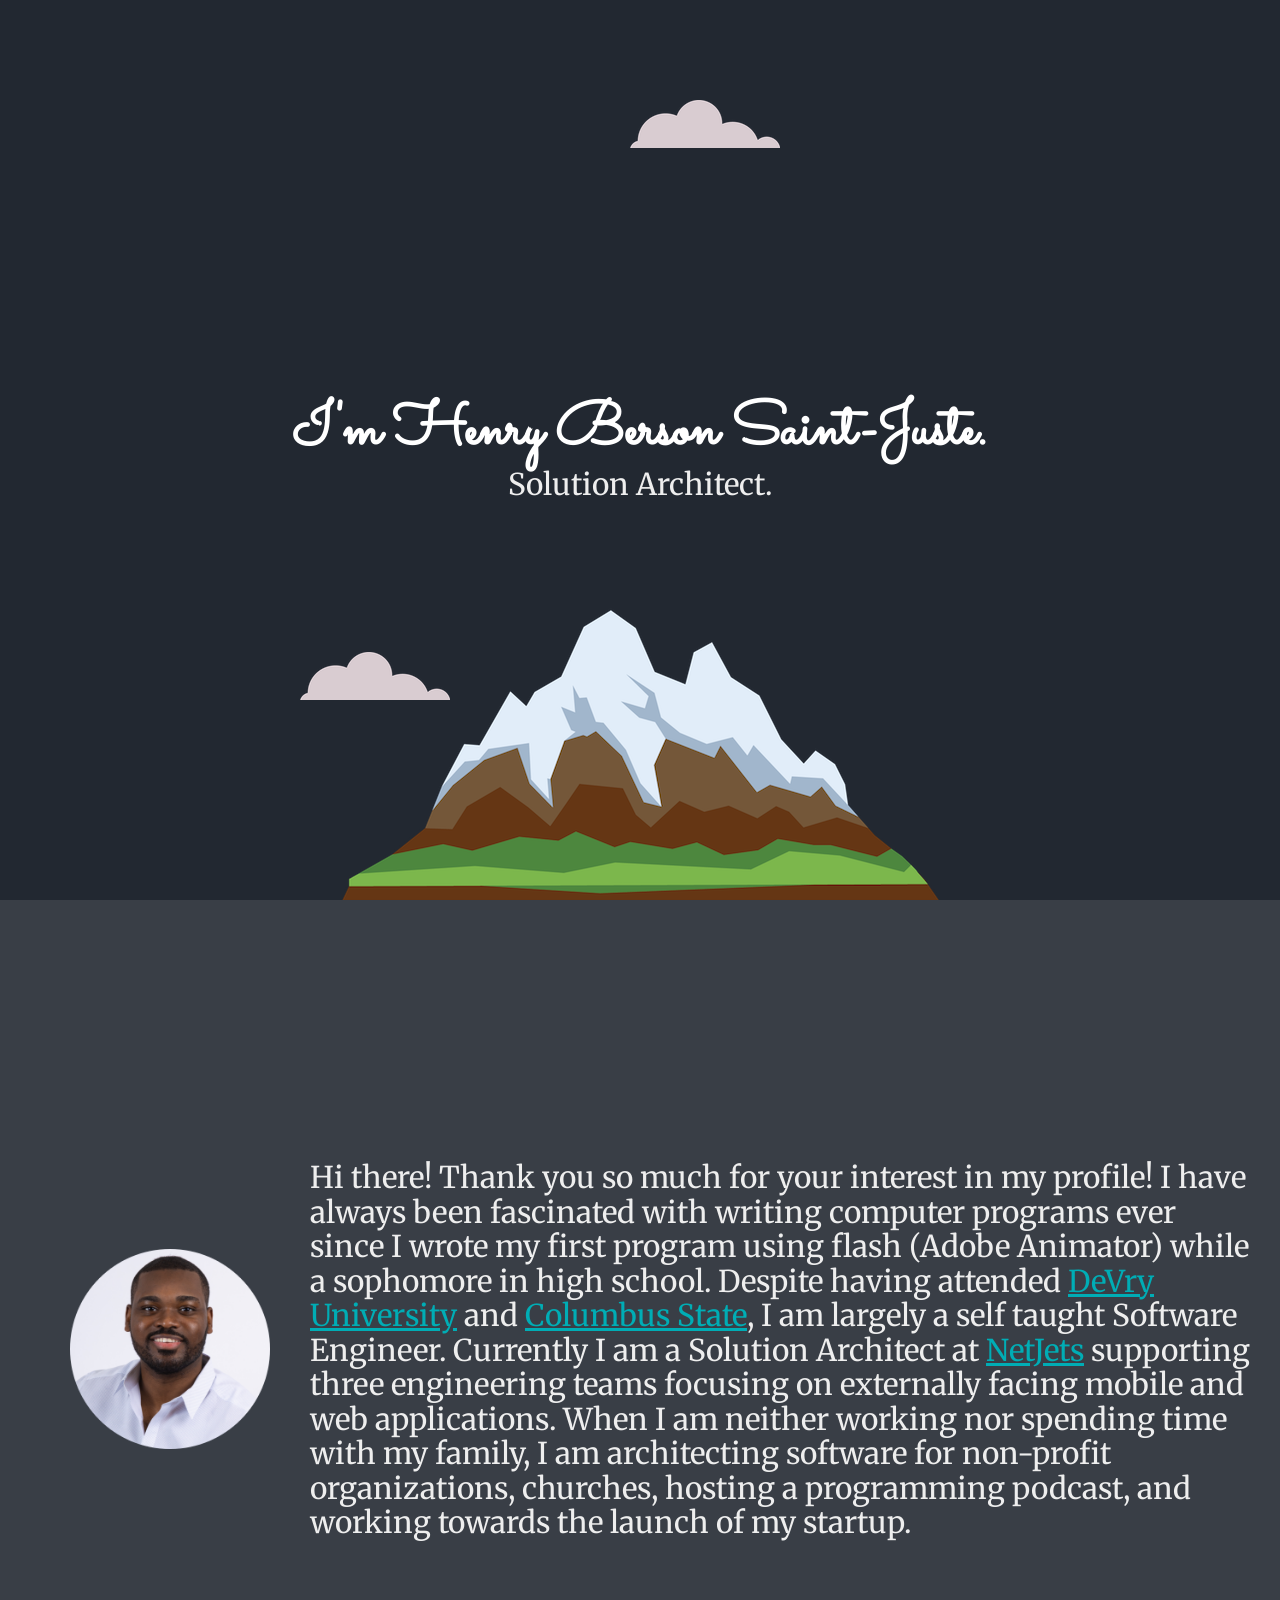
<file: index.html>
<!DOCTYPE html>
<html lang="en">
  <head>
    <meta charset="UTF-8" />
    <meta http-equiv="X-UA-Compatible" content="IE=edge" />
    <meta name="viewport" content="width=device-width, initial-scale=1.0" />
    <link rel="stylesheet" href="styles/normalize.css" />
    <link rel="stylesheet" href="styles/main.css" />
    <link rel="icon" href="favicon.ico?v=2" />
    <link rel="preconnect" href="https://fonts.googleapis.com" />
    <link rel="preconnect" href="https://fonts.gstatic.com" crossorigin />
    <link
      href="https://fonts.googleapis.com/css2?family=Merriweather&family=Montserrat&family=Sacramento&display=swap"
      rel="stylesheet"
    />
    <title>Henry Berson Saint-Juste | Solution Architect</title>
  </head>
  <body>
    <section class="intro">
      <img class="top-cloud" src="images/cloud.png" alt="cloud image" />
      <h1 class="intro__callout">I'm Henry Berson Saint-Juste.</h1>
      <p class="intro__description">Solution Architect.</p>
      <img class="bottom-cloud" src="images/cloud.png" alt="cloud image" />
      <img class="mountain" src="images/mountain.png" alt="mountain image" />
    </section>
    <article class="profile">
      <figure class="profile__figure">
        <img
          class="profile__image"
          src="images/saint.png"
          alt="Profile image of Henry Berson Saint-Juste"
        />
      </figure>
      <p class="profile__description">
        Hi there! Thank you so much for your interest in my profile! I have
        always been fascinated with writing computer programs ever since I wrote
        my first program using flash (Adobe Animator) while a sophomore in high
        school. Despite having attended
        <a href="https://www.devry.edu/">DeVry University</a> and
        <a href="https://www.cscc.edu/">Columbus State</a>, I am largely a self
        taught Software Engineer. Currently I am a Solution Architect at
        <a href="https://netjets.com">NetJets</a> supporting three engineering
        teams focusing on externally facing mobile and web applications. When I
        am neither working nor spending time with my family, I am architecting
        software for non-profit organizations, churches, hosting a programming
        podcast, and working towards the launch of my startup.
      </p>
    </article>
  </body>
</html>
</file>
<file: styles/main.css>
/* Color Palette */
:root {
    --color-main-text: #FFFFFF;
    --color-paragraph: #EEEEEE;
    --color-primary: #222831; 
    --color-secondary: #393E46; 
    --color-accent: #00ADB5; 
}

*,
*::before,
*::after {
    box-sizing: border-box;
}

html {
    font-size: 62.5%;
}

body {
    font-family: 'Merriweather', serif;
}

h1,
h2,
h3,
h4,
h5,
h6,
p {
    margin: 0;
}

a,
a:visited,
a:hover {
    color: var(--color-accent);
}

h1 {
    font-size: 2rem;
    font-family: 'Sacramento', cursive;
}

@media screen and (min-width: 1024px) {
    h1 {
        font-size: 6rem;
    }
}

p {
    font-size: 1.6rem;
    color: var(--color-paragraph);
}

@media screen and (min-width: 1024px) {
    p {
        font-size: 3rem;
    }
}

/* font-family: 'Montserrat', sans-serif; */

.intro {
    background-color: var(--color-primary);
    color: var(--color-main-text);
    height: 100vh;
    position: relative;
    display: flex;
    flex-direction: column;
    justify-content: center;
    align-items: center;
}

.top-cloud {
    position: absolute;
    right: 50px;
    top: 200px;
}

@media screen and (min-width: 1024px) {
    .top-cloud {
        right: 500px;
        top: 100px;
    }
}

.bottom-cloud {
    position: absolute;
    left: 50px;
    bottom: 250px;
}

@media screen and (min-width: 1024px) {
    .bottom-cloud {
        left: 300px;
        bottom: 200px;
    }
}

.mountain {
    position: absolute;
    bottom: 0;
    width: 300px;
}

@media screen and (min-width: 1024px) {
    .mountain {
        width: 598px;
    }
}

.about-me {
    background-color: var(--color-secondary);
    height: 100vh;
    display: flex;
    flex-direction: row;

}

.profile {
    background-color: var(--color-secondary);
    display: flex;
    flex-direction: column;
    justify-content: center;
    align-items: center;
    padding: 30px;
    height: 100vh;
}

@media screen and (min-width: 1024px) {
    .profile {
        flex-direction: row;
        justify-content: center;
    }
}

.profile__image {
    width: 200px;
    height: 200px;
}
</file>
